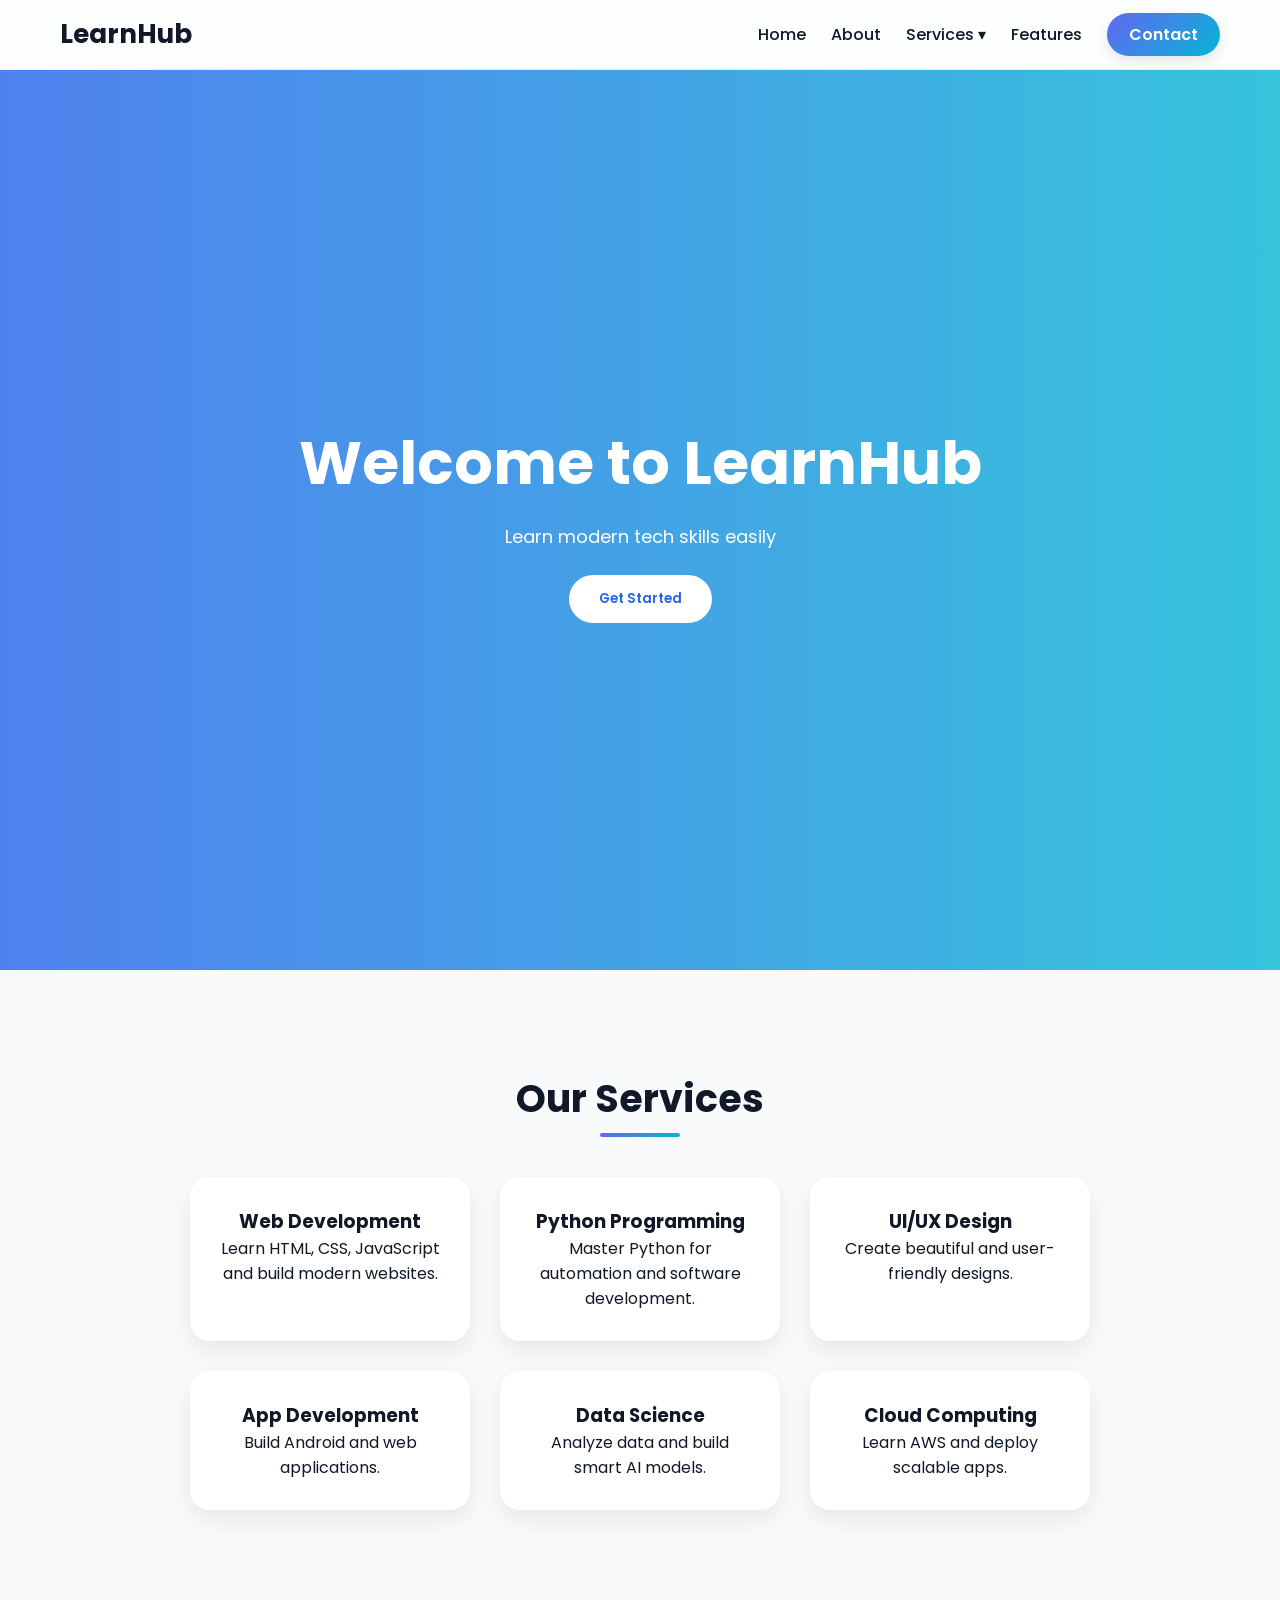
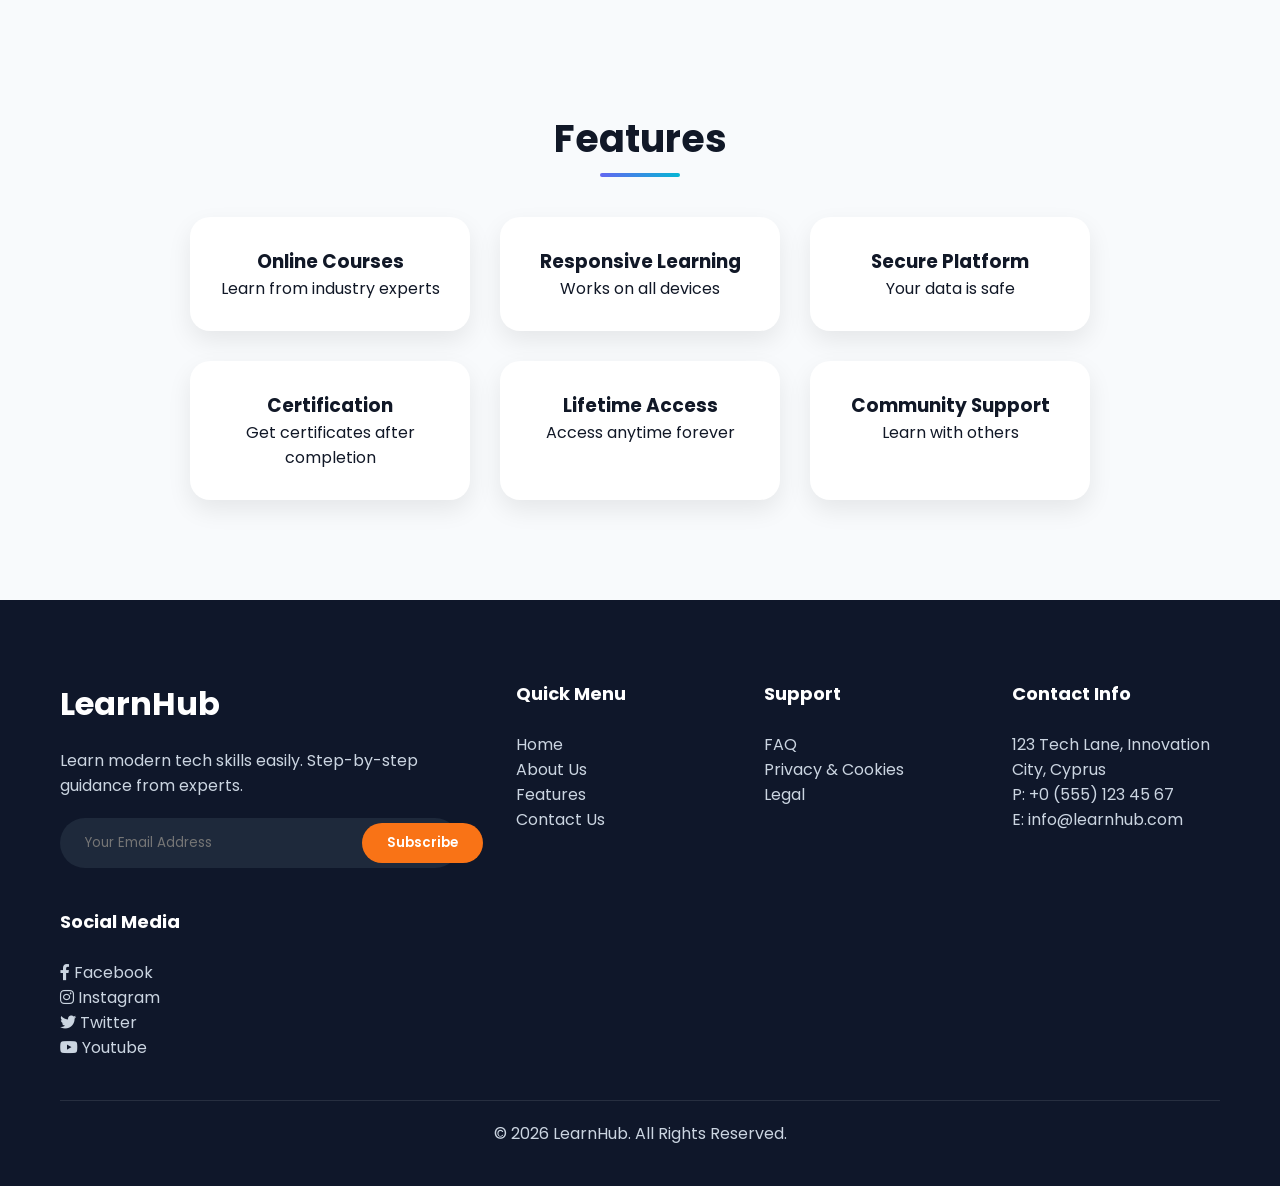
<file: index.html>
<!DOCTYPE html>
<html lang="en">
<head>
    <meta charset="UTF-8">
    <meta name="viewport" content="width=device-width, initial-scale=1.0">
    <title>LearnHub</title>
    <link rel="stylesheet" href="style.css">
    <link href="https://fonts.googleapis.com/css2?family=Poppins:wght@300;400;600&display=swap" rel="stylesheet">
    <link rel="stylesheet" href="https://cdnjs.cloudflare.com/ajax/libs/font-awesome/6.0.0/css/all.min.css">
</head>
<body>

<header>
    <div class="logo">LearnHub</div>
    <nav>
        <ul>
            <li><a href="index.html">Home</a></li>
            <li><a href="about.html">About</a></li>
            <li class="dropdown">
                <a href="#services">Services ▾</a>
                <ul class="dropdown-content">
                    <li><a href="#">Web Development</a></li>
                    <li><a href="#">Python Programming</a></li>
                    <li><a href="#">UI/UX Design</a></li>
                    <li><a href="#">App Development</a></li>
                    <li><a href="#">Data Science</a></li>
                    <li><a href="#">Cloud Computing</a></li>
                </ul>
            </li>
            <li><a href="#features">Features</a></li>
            <li><a href="contact.html" class="contact-btn">Contact</a></li>
        </ul>
    </nav>
</header>

<section class="hero">
    <h1>Welcome to LearnHub</h1>
    <p>Learn modern tech skills easily</p>
    <button>Get Started</button>
</section>

<section id="services" class="services">
    <h2>Our Services</h2>
    <div class="services-container">
        <div class="service-card">
            <h3>Web Development</h3>
            <p>Learn HTML, CSS, JavaScript and build modern websites.</p>
        </div>
        <div class="service-card">
            <h3>Python Programming</h3>
            <p>Master Python for automation and software development.</p>
        </div>
        <div class="service-card">
            <h3>UI/UX Design</h3>
            <p>Create beautiful and user-friendly designs.</p>
        </div>
        <div class="service-card">
            <h3>App Development</h3>
            <p>Build Android and web applications.</p>
        </div>
        <div class="service-card">
            <h3>Data Science</h3>
            <p>Analyze data and build smart AI models.</p>
        </div>
        <div class="service-card">
            <h3>Cloud Computing</h3>
            <p>Learn AWS and deploy scalable apps.</p>
        </div>
    </div>
</section>

<section id="features" class="features">
    <h2>Features</h2>
    <div class="card-container">
        <div class="card"><h3>Online Courses</h3><p>Learn from industry experts</p></div>
        <div class="card"><h3>Responsive Learning</h3><p>Works on all devices</p></div>
        <div class="card"><h3>Secure Platform</h3><p>Your data is safe</p></div>
        <div class="card"><h3>Certification</h3><p>Get certificates after completion</p></div>
        <div class="card"><h3>Lifetime Access</h3><p>Access anytime forever</p></div>
        <div class="card"><h3>Community Support</h3><p>Learn with others</p></div>
    </div>
</section>

<footer class="main-footer">
    <div class="footer-container">
        <div class="footer-column brand-section">
            <h2 class="footer-logo">LearnHub</h2>
            <p>Learn modern tech skills easily. Step-by-step guidance from experts.</p>
            <div class="subscribe-box">
                <input type="email" placeholder="Your Email Address">
                <button class="subscribe-btn">Subscribe</button>
            </div>
        </div>
        <div class="footer-column">
            <h3>Quick Menu</h3>
            <ul>
                <li><a href="index.html">Home</a></li>
                <li><a href="about.html">About Us</a></li>
                <li><a href="#features">Features</a></li>
                <li><a href="contact.html">Contact Us</a></li>
            </ul>
        </div>
        <div class="footer-column">
            <h3>Support</h3>
            <ul>
                <li><a href="#">FAQ</a></li>
                <li><a href="#">Privacy & Cookies</a></li>
                <li><a href="#">Legal</a></li>
            </ul>
        </div>
        <div class="footer-column">
            <h3>Contact Info</h3>
            <p>123 Tech Lane, Innovation City, Cyprus</p>
            <p>P: +0 (555) 123 45 67</p>
            <p>E: info@learnhub.com</p>
        </div>
        <div class="footer-column">
            <h3>Social Media</h3>
            <ul class="social-links">
                <li><a href="#"><i class="fab fa-facebook-f"></i> Facebook</a></li>
                <li><a href="#"><i class="fab fa-instagram"></i> Instagram</a></li>
                <li><a href="#"><i class="fab fa-twitter"></i> Twitter</a></li>
                <li><a href="#"><i class="fab fa-youtube"></i> Youtube</a></li>
            </ul>
        </div>
    </div>
    <div class="footer-bottom">
        <hr class="footer-divider">
        <p>© 2026 LearnHub. All Rights Reserved.</p>
    </div>
</footer>

</body>
</html>
</file>
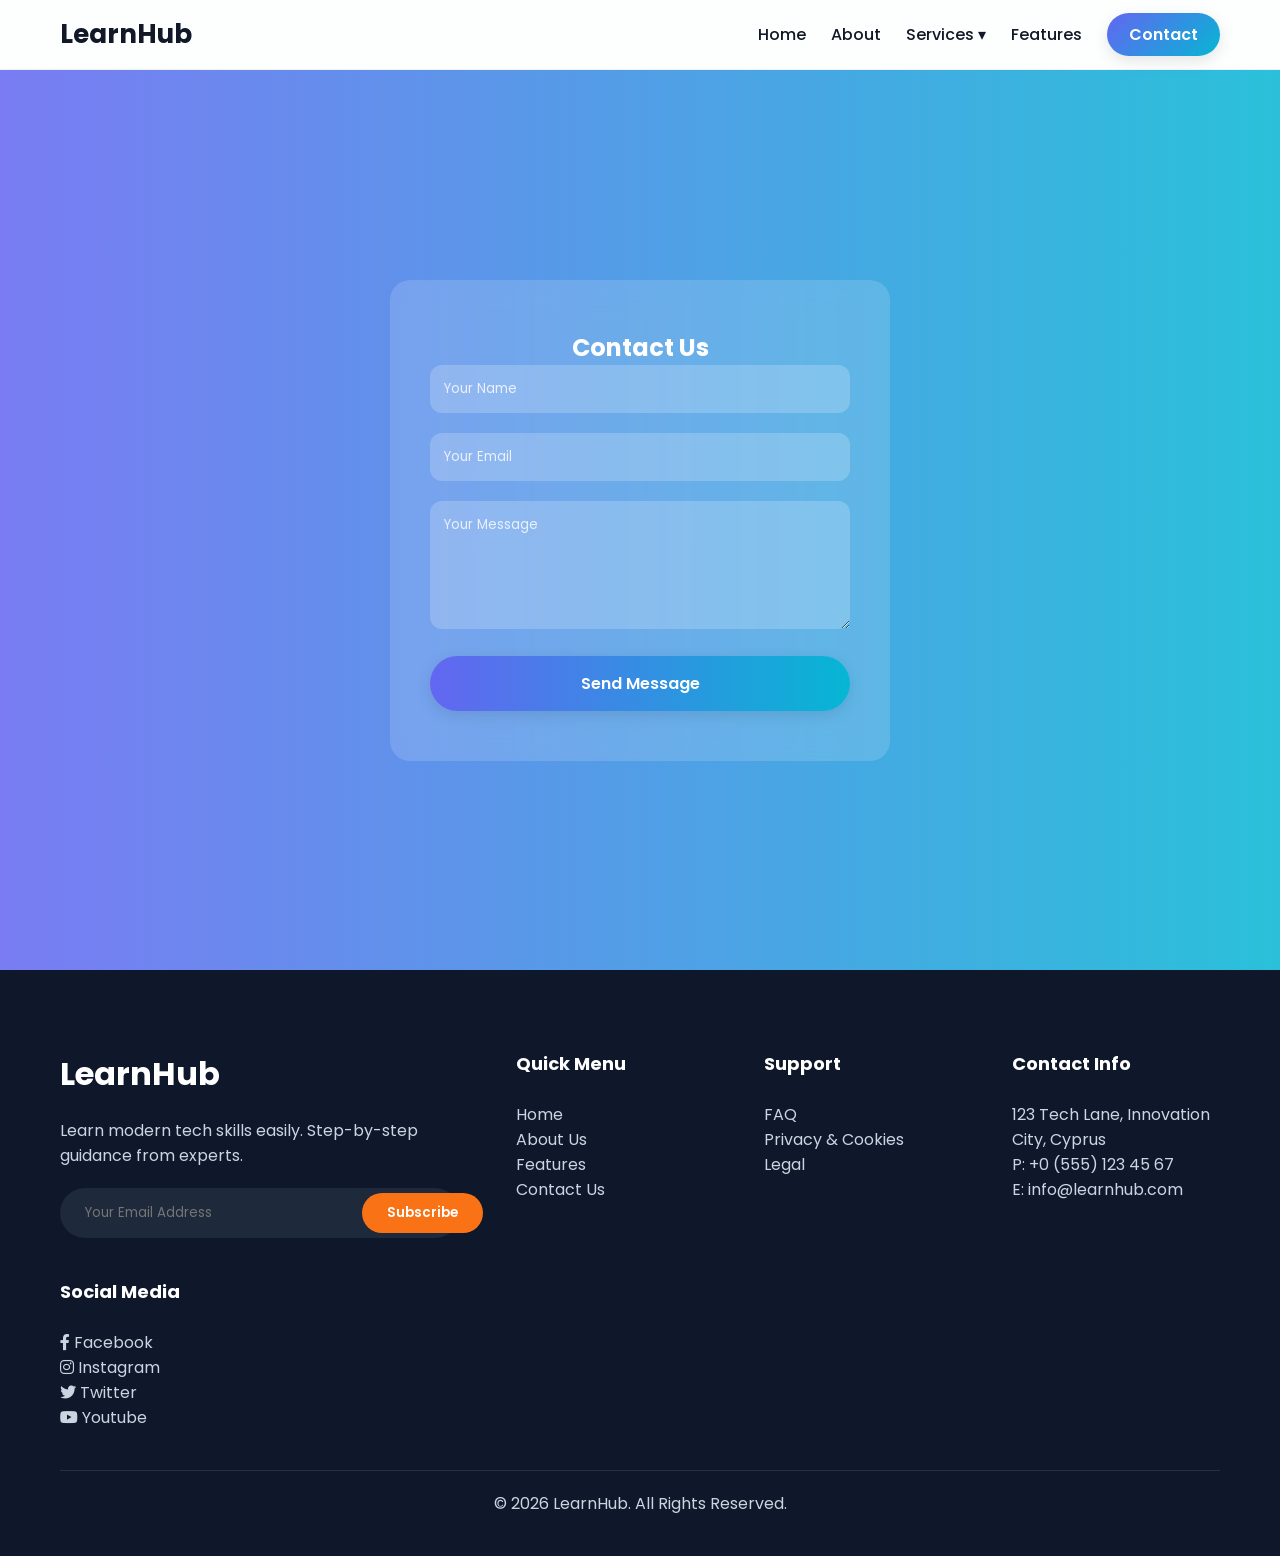
<file: contact.html>
<!DOCTYPE html>
<html lang="en">
<head>
    <meta charset="UTF-8">
    <title>Contact - LearnHub</title>
    <link rel="stylesheet" href="style.css">
    <link href="https://fonts.googleapis.com/css2?family=Poppins:wght@300;400;600&display=swap" rel="stylesheet">
    <link rel="stylesheet" href="https://cdnjs.cloudflare.com/ajax/libs/font-awesome/6.0.0/css/all.min.css">
</head>
<body>
<header>
    <div class="logo">LearnHub</div>
    <nav>
        <ul>
            <li><a href="index.html">Home</a></li>
            <li><a href="about.html">About</a></li>
            <li class="dropdown">
                <a href="index.html#services">Services ▾</a>
                <ul class="dropdown-content">
                    <li><a href="#">Web Development</a></li>
                    <li><a href="#">Python Programming</a></li>
                    <li><a href="#">UI/UX Design</a></li>
                    <li><a href="#">App Development</a></li>
                    <li><a href="#">Data Science</a></li>
                    <li><a href="#">Cloud Computing</a></li>
                </ul>
            </li>
            <li><a href="index.html#features">Features</a></li>
            <li><a href="contact.html" class="contact-btn">Contact</a></li>
        </ul>
    </nav>
</header>

<section class="contact-section">
    <div class="contact-container">
        <h1>Contact Us</h1>
        <form class="contact-form" onsubmit="return validateForm()">
            <div class="input-group">
                <input type="text" id="name" placeholder="Your Name" required>
                <input type="email" id="email" placeholder="Your Email" required>
            </div>
            <textarea id="message" placeholder="Your Message" rows="5" required></textarea>
            <button type="submit" class="submit-btn">Send Message</button>
        </form>
    </div>
</section>

<footer class="main-footer">
    <div class="footer-container">
        <div class="footer-column brand-section">
            <h2 class="footer-logo">LearnHub</h2>
            <p>Learn modern tech skills easily. Step-by-step guidance from experts.</p>
            <div class="subscribe-box">
                <input type="email" placeholder="Your Email Address">
                <button class="subscribe-btn">Subscribe</button>
            </div>
        </div>
        <div class="footer-column">
            <h3>Quick Menu</h3>
            <ul>
                <li><a href="index.html">Home</a></li>
                <li><a href="about.html">About Us</a></li>
                <li><a href="index.html#features">Features</a></li>
                <li><a href="contact.html">Contact Us</a></li>
            </ul>
        </div>
        <div class="footer-column">
            <h3>Support</h3>
            <ul>
                <li><a href="#">FAQ</a></li>
                <li><a href="#">Privacy & Cookies</a></li>
                <li><a href="#">Legal</a></li>
            </ul>
        </div>
        <div class="footer-column">
            <h3>Contact Info</h3>
            <p>123 Tech Lane, Innovation City, Cyprus</p>
            <p>P: +0 (555) 123 45 67</p>
            <p>E: info@learnhub.com</p>
        </div>
        <div class="footer-column">
            <h3>Social Media</h3>
            <ul class="social-links">
                <li><a href="#"><i class="fab fa-facebook-f"></i> Facebook</a></li>
                <li><a href="#"><i class="fab fa-instagram"></i> Instagram</a></li>
                <li><a href="#"><i class="fab fa-twitter"></i> Twitter</a></li>
                <li><a href="#"><i class="fab fa-youtube"></i> Youtube</a></li>
            </ul>
        </div>
    </div>
    <div class="footer-bottom">
        <hr class="footer-divider">
        <p>© 2026 LearnHub. All Rights Reserved.</p>
    </div>
</footer>

<script src="script.js"></script>
</body>
</html>
</file>
<file: style.css>
/* ================= RESET & BASE ================= */
* {
    margin: 0;
    padding: 0;
    box-sizing: border-box;
    font-family: 'Poppins', sans-serif;
}

html {
    scroll-behavior: smooth;
}

body {
    background: #f8fafc;
    color: #111827;
}

/* ================= NAVBAR ================= */
header {
    display: flex;
    justify-content: space-between;
    align-items: center;
    padding: 15px 60px;
    background: rgba(255, 255, 255, 0.7);
    backdrop-filter: blur(12px);
    -webkit-backdrop-filter: blur(12px);
    position: sticky;
    top: 0;
    z-index: 1000;
    border-bottom: 1px solid rgba(0, 0, 0, 0.05);
}

.logo {
    font-size: 26px;
    font-weight: 700;
}

nav ul {
    display: flex;
    list-style: none;
    align-items: center;
}

nav ul li {
    margin-left: 25px;
}

nav ul li a {
    text-decoration: none;
    color: #111827;
    font-weight: 500;
    transition: 0.3s;
}

nav ul li a:hover {
    color: #2563eb;
}

.contact-btn {
    background: linear-gradient(135deg, #6366f1, #06b6d4);
    color: white;
    padding: 10px 22px;
    border-radius: 30px;
    font-weight: 600;
    transition: 0.3s;
    box-shadow: 0 5px 15px rgba(0, 0, 0, 0.1);
}

/* ================= DROPDOWN MENU ================= */
.dropdown {
    position: relative;
}

.dropdown-content {
    display: none;
    position: absolute;
    background-color: white;
    min-width: 220px;
    box-shadow: 0px 10px 25px rgba(0, 0, 0, 0.1);
    border-radius: 12px;
    padding: 10px 0;
    top: 100%;
    left: 0;
    z-index: 1001;
    border: 1px solid rgba(0, 0, 0, 0.05);
}

.dropdown:hover .dropdown-content {
    display: block;
    animation: dropdownFade 0.3s ease;
}

.dropdown-content li a {
    color: #111827;
    padding: 12px 20px;
    display: block;
    font-size: 15px;
    text-decoration: none;
}

.dropdown-content li a:hover {
    background-color: #f1f5f9;
    color: #2563eb;
}

@keyframes dropdownFade {
    from { opacity: 0; transform: translateY(10px); }
    to { opacity: 1; transform: translateY(0); }
}

/* ================= HERO SECTION ================= */
.hero {
    height: 100vh;
    display: flex;
    flex-direction: column;
    justify-content: center;
    align-items: center;
    text-align: center;
    color: white;
    background: linear-gradient(to right, rgba(37, 99, 235, 0.8), rgba(6, 182, 212, 0.8)),
    url('https://images.unsplash.com/photo-1498050108023-c5249f4df085');
    background-size: cover;
    background-position: center;
}

.hero h1 { font-size: 60px; }
.hero p { font-size: 18px; margin: 15px 0 25px; }

.hero button {
    padding: 14px 30px;
    border: none;
    border-radius: 30px;
    background: white;
    color: #2563eb;
    font-weight: 600;
    cursor: pointer;
    transition: 0.3s;
}

/* ================= SERVICES & FEATURES ================= */
.services, .features {
    padding: 100px 60px;
    text-align: center;
}

.services h2, .features h2 {
    font-size: 38px;
    margin-bottom: 50px;
    position: relative;
}

/* Restored Gradient Underline */
.services h2::after, .features h2::after {
    content: '';
    width: 80px;
    height: 4px;
    background: linear-gradient(90deg, #6366f1, #06b6d4);
    position: absolute;
    left: 50%;
    bottom: -10px;
    transform: translateX(-50%);
    border-radius: 10px;
}

.services-container, .card-container {
    display: flex;
    flex-wrap: wrap;
    justify-content: center;
    gap: 30px;
}

.service-card, .card {
    background: white;
    padding: 30px;
    width: 280px;
    border-radius: 20px;
    box-shadow: 0 10px 25px rgba(0, 0, 0, 0.08);
    transition: 0.3s;
}

.service-card:hover, .card:hover {
    transform: translateY(-10px);
}

/* ================= ABOUT PAGE SPECIFIC ================= */
.about-hero { height: 60vh !important; }

.about-container {
    display: flex;
    align-items: center;
    justify-content: center;
    padding: 100px 60px;
    gap: 50px;
    max-width: 1200px;
    margin: 0 auto;
}

.about-text { flex: 1; }
.about-text h2 { font-size: 36px; margin-bottom: 20px; }
.about-text p { font-size: 18px; line-height: 1.8; color: #4b5563; }

.about-image { flex: 1; }
.about-image img {
    width: 100%;
    max-width: 500px;
    border-radius: 20px;
    box-shadow: 0 20px 40px rgba(0, 0, 0, 0.1);
}

.about-cards { padding: 80px 60px; background: #f1f5f9; }

.stats {
    display: flex;
    justify-content: space-around;
    padding: 80px 60px;
    background: #0f172a;
    color: white;
    text-align: center;
}

.stat-box h2 { font-size: 48px; color: #06b6d4; }

/* ================= CONTACT PAGE SPECIFIC ================= */
.contact-section {
    min-height: 100vh;
    display: flex;
    justify-content: center;
    align-items: center;
    padding: 40px;
    background: linear-gradient(to right, rgba(99, 102, 241, 0.85), rgba(6, 182, 212, 0.85)),
    url('https://images.unsplash.com/photo-1555066931-4365d14bab8c');
    background-size: cover;
}

.contact-container {
    background: rgba(255, 255, 255, 0.15);
    backdrop-filter: blur(15px);
    padding: 50px 40px;
    border-radius: 20px;
    width: 100%;
    max-width: 500px;
    text-align: center;
    color: white;
}

.contact-form input, .contact-form textarea {
    width: 100%;
    padding: 14px;
    margin-bottom: 20px;
    border: none;
    border-radius: 12px;
    background: rgba(255, 255, 255, 0.2);
    color: white;
}

.contact-form input::placeholder, .contact-form textarea::placeholder {
    color: #fff;
    opacity: 0.8;
}

/* Send Message Button */
.submit-btn {
    width: 100%;
    padding: 15px;
    border: none;
    border-radius: 50px;
    background: linear-gradient(to right, #6366f1, #06b6d4);
    color: white;
    font-weight: 600;
    font-size: 16px;
    cursor: pointer;
    transition: 0.3s;
    box-shadow: 0 4px 15px rgba(0, 0, 0, 0.1);
}

.submit-btn:hover {
    transform: translateY(-2px);
    filter: brightness(1.1);
    box-shadow: 0 6px 20px rgba(6, 182, 212, 0.3);
}

/* ================= MULTI-COLUMN FOOTER ================= */
.main-footer {
    background: #0f172a;
    color: #cbd5e1;
    padding: 80px 60px 40px;
}

.footer-container {
    display: flex;
    justify-content: space-between;
    flex-wrap: wrap;
    gap: 40px;
    max-width: 1300px;
    margin: 0 auto;
}

.footer-column {
    flex: 1;
    min-width: 180px;
}

.brand-section {
    flex: 2;
    min-width: 300px;
}

.footer-logo {
    color: white;
    font-size: 32px;
    font-weight: 700;
    margin-bottom: 20px;
}

.footer-column h3 {
    color: white;
    font-size: 18px;
    margin-bottom: 25px;
}

.footer-column ul {
    list-style: none;
}

.footer-column ul li a {
    color: #cbd5e1;
    text-decoration: none;
    transition: 0.3s;
}

.footer-column ul li a:hover {
    color: #06b6d4;
    padding-left: 5px;
}

/* Subscribe Box in Footer */
.subscribe-box {
    display: flex;
    background: #1e293b;
    border-radius: 50px;
    padding: 5px;
    max-width: 400px;
    margin-top: 20px;
}

.subscribe-box input {
    background: transparent;
    border: none;
    padding: 10px 20px;
    color: white;
    flex: 1;
    outline: none;
}

.subscribe-btn {
    background: #f97316;
    color: white;
    border: none;
    padding: 10px 25px;
    border-radius: 50px;
    font-weight: 600;
    cursor: pointer;
    transition: 0.3s;
}

.footer-divider {
    border: 0;
    border-top: 1px solid rgba(255, 255, 255, 0.1);
    margin: 40px 0 20px;
}

.footer-bottom {
    text-align: center;
}

/* ================= RESPONSIVE ================= */
@media(max-width: 768px) {
    header { flex-direction: column; padding: 20px; }
    nav ul { margin-top: 15px; }
    .about-container { flex-direction: column; text-align: center; }
    .footer-container { flex-direction: column; }
    .stats { flex-direction: column; gap: 30px; }
}
</file>
